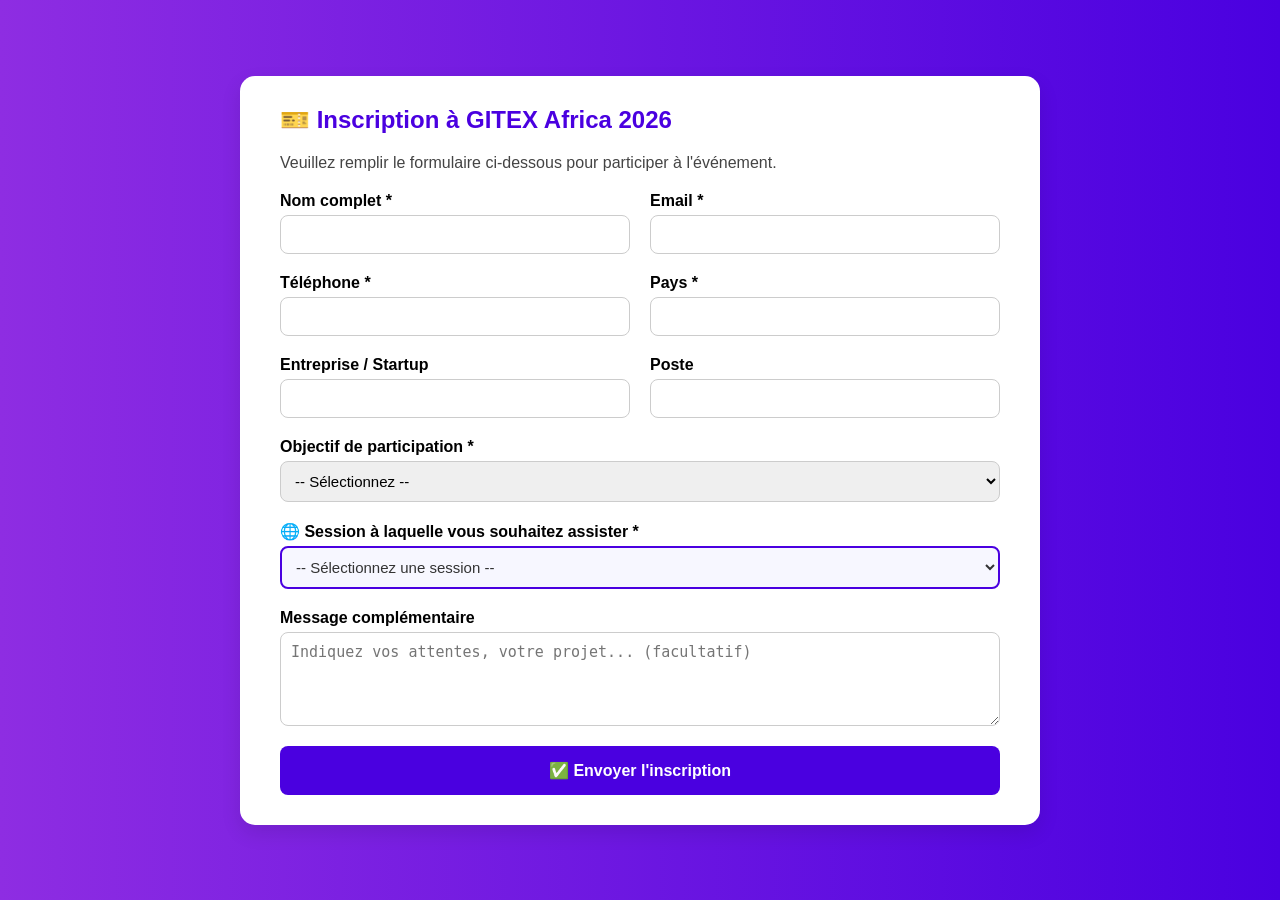
<file: about.html>
<!DOCTYPE html>
<html lang="fr">
<head>
  <meta charset="UTF-8" />
  <meta name="viewport" content="width=device-width, initial-scale=1.0"/>
  <title>INSCRIPTION GITEX AFRICA 2026</title>
  <link rel="stylesheet" href="style.css" />
  <script src="script.js"></script>
</head>
<body>
  <div class="form-container">
    <h2>🎫 Inscription à GITEX Africa 2026</h2>
    <p>Veuillez remplir le formulaire ci-dessous pour participer à l'événement.</p>

    <form id="gitexForm" action="traitement.php" method="POST">
      <div class="form-row">
        <div class="form-group">
          <label>Nom complet *</label>
          <input type="text" name="nom" required />
        </div>
        <div class="form-group">
          <label>Email *</label>
          <input type="email" name="email" required />
        </div>
      </div>

      <div class="form-row">
        <div class="form-group">
          <label>Téléphone *</label>
          <input type="tel" name="telephone" required />
        </div>
        <div class="form-group">
          <label>Pays *</label>
          <input type="text" name="pays" required />
        </div>
      </div>

      <div class="form-row">
        <div class="form-group">
          <label>Entreprise / Startup</label>
          <input type="text" name="entreprise" />
        </div>
        <div class="form-group">
          <label>Poste</label>
          <input type="text" name="poste" />
        </div>
      </div>

      <div class="form-group">
        <label>Objectif de participation *</label>
        <select name="objectif" required>
          <option value="">-- Sélectionnez --</option>
          <option value="visiteur">Visiter l'événement</option>
          <option value="exposant">Exposer une solution</option>
          <option value="investisseur">Chercher à investir</option>
          <option value="media">Média / Presse</option>
        </select>
      </div>

      <div class="form-group creative-select">
        <label>🌐 Session à laquelle vous souhaitez assister *</label>
        <select name="session" required>
          <option value="">-- Sélectionnez une session --</option>
          <option value="Cloud x IoT x Data">Cloud x IoT x Data</option>
          <option value="AI Everything">AI Everything</option>
          <option value="Cybersecurity">Cybersecurity</option>
          <option value="Digital Cities">Digital Cities</option>
          <option value="Future of Finance">Future of Finance</option>
          <option value="Telecoms / Network Infrastructure">Telecoms / Network Infrastructure</option>
          <option value="Sustainability">Sustainability</option>
          <option value="Digital Health">Digital Health</option>
          <option value="Mobility">Mobility</option>
          <option value="SportsTech">SportsTech</option>
          <option value="Data Centres">Data Centres</option>
          <option value="Edtech">Edtech</option>
        </select>
      </div>

      <div class="form-group">
        <label>Message complémentaire</label>
        <textarea name="message" rows="4" placeholder="Indiquez vos attentes, votre projet... (facultatif)"></textarea>
      </div>

      <button type="submit">✅ Envoyer l'inscription</button>
    </form>

    <p id="confirmation" class="hidden">Merci ! Votre inscription a bien été envoyée ✅</p>
  </div>
</body>
</html>
</file>
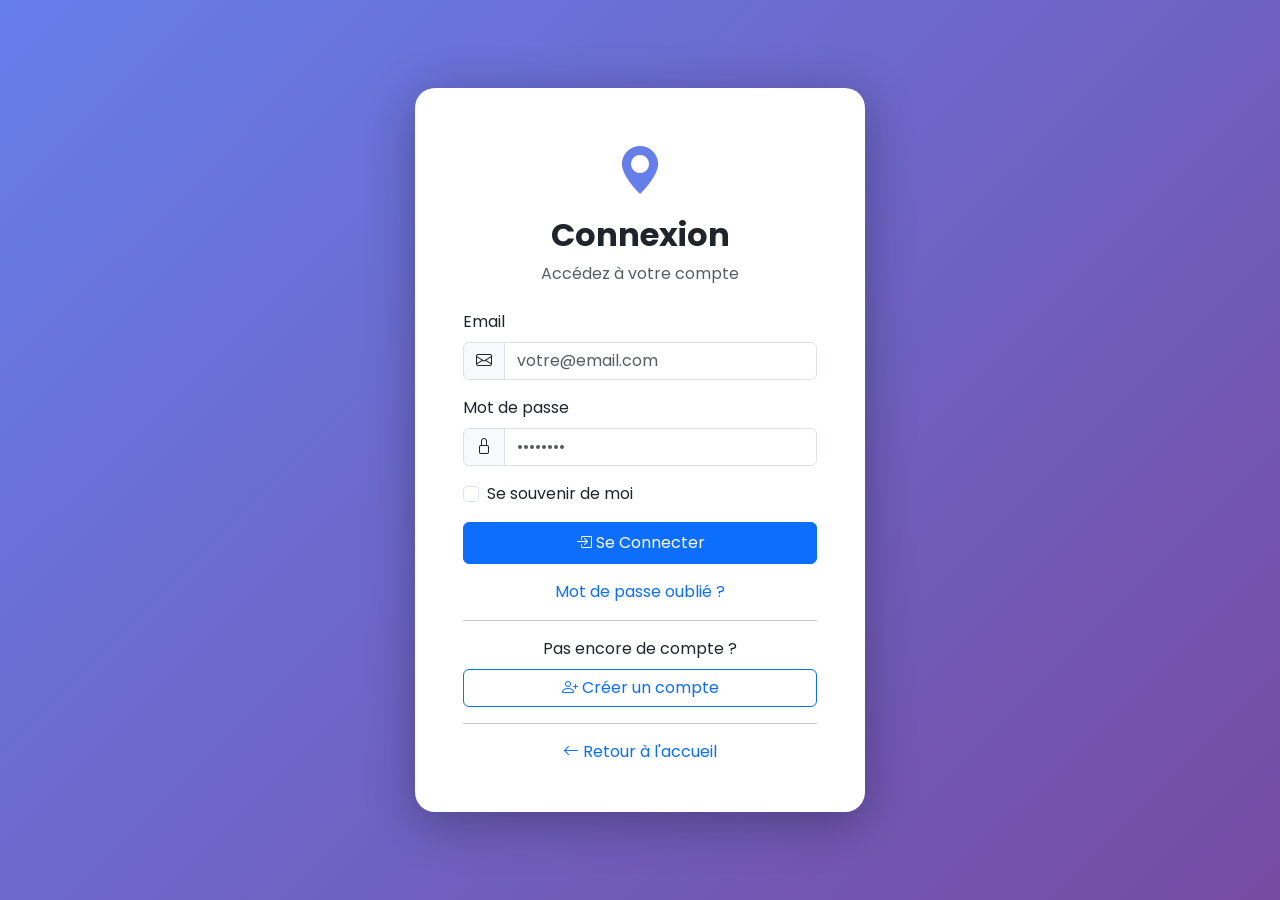
<file: frontend/html/login.html>
<!DOCTYPE html>
<html lang="fr">
<head>
    <meta charset="UTF-8">
    <meta name="viewport" content="width=device-width, initial-scale=1.0">
    <title>Connexion - HTM Transport</title>
    <link href="https://cdn.jsdelivr.net/npm/bootstrap@5.3.2/dist/css/bootstrap.min.css" rel="stylesheet">
    <link rel="stylesheet" href="https://cdn.jsdelivr.net/npm/bootstrap-icons@1.11.2/font/bootstrap-icons.css">
    <link href="https://fonts.googleapis.com/css2?family=Poppins:wght@300;400;500;600;700&display=swap" rel="stylesheet">
    <style>
        body {
            font-family: 'Poppins', sans-serif;
            background: linear-gradient(135deg, #667eea 0%, #764ba2 100%);
            min-height: 100vh;
            display: flex;
            align-items: center;
            justify-content: center;
        }
        .login-card {
            max-width: 450px;
            width: 100%;
            background: white;
            border-radius: 20px;
            box-shadow: 0 10px 50px rgba(0,0,0,0.3);
        }
    </style>
</head>
<body>
    <div class="container">
        <div class="login-card mx-auto">
            <div class="card-body p-5">
                <div class="text-center mb-4">
                    <i class="bi bi-geo-alt-fill" style="font-size: 3rem; color: #667eea;"></i>
                    <h2 class="fw-bold mt-2">Connexion</h2>
                    <p class="text-muted">Accédez à votre compte</p>
                </div>

                <form id="loginForm">
                    <div class="mb-3">
                        <label class="form-label">Email</label>
                        <div class="input-group">
                            <span class="input-group-text"><i class="bi bi-envelope"></i></span>
                            <input type="email" class="form-control" placeholder="votre@email.com" required>
                        </div>
                    </div>

                    <div class="mb-3">
                        <label class="form-label">Mot de passe</label>
                        <div class="input-group">
                            <span class="input-group-text"><i class="bi bi-lock"></i></span>
                            <input type="password" class="form-control" placeholder="••••••••" required>
                        </div>
                    </div>

                    <div class="mb-3 form-check">
                        <input type="checkbox" class="form-check-input" id="rememberMe">
                        <label class="form-check-label" for="rememberMe">Se souvenir de moi</label>
                    </div>

                    <button type="submit" class="btn btn-primary w-100 py-2 mb-3">
                        <i class="bi bi-box-arrow-in-right"></i> Se Connecter
                    </button>

                    <div class="text-center mb-3">
                        <a href="#" class="text-decoration-none">Mot de passe oublié ?</a>
                    </div>

                    <hr>

                    <div class="text-center">
                        <p class="mb-2">Pas encore de compte ?</p>
                        <a href="register.html" class="btn btn-outline-primary w-100">
                            <i class="bi bi-person-plus"></i> Créer un compte
                        </a>
                    </div>

                    <hr>

                    <div class="text-center">
                        <a href="index.html" class="text-decoration-none">
                            <i class="bi bi-arrow-left"></i> Retour à l'accueil
                        </a>
                    </div>
                </form>
            </div>
        </div>
    </div>

    <script src="https://cdn.jsdelivr.net/npm/bootstrap@5.3.2/dist/js/bootstrap.bundle.min.js"></script>
    <script>
        document.getElementById('loginForm').addEventListener('submit', function(e) {
            e.preventDefault();
            // Redirect to respective portals based on role
            // This will be handled by the backend
            alert('Fonctionnalité de connexion - À connecter avec le backend');
            // Example: window.location.href = '/client/dashboard';
        });
    </script>
</body>
</html>
</file>
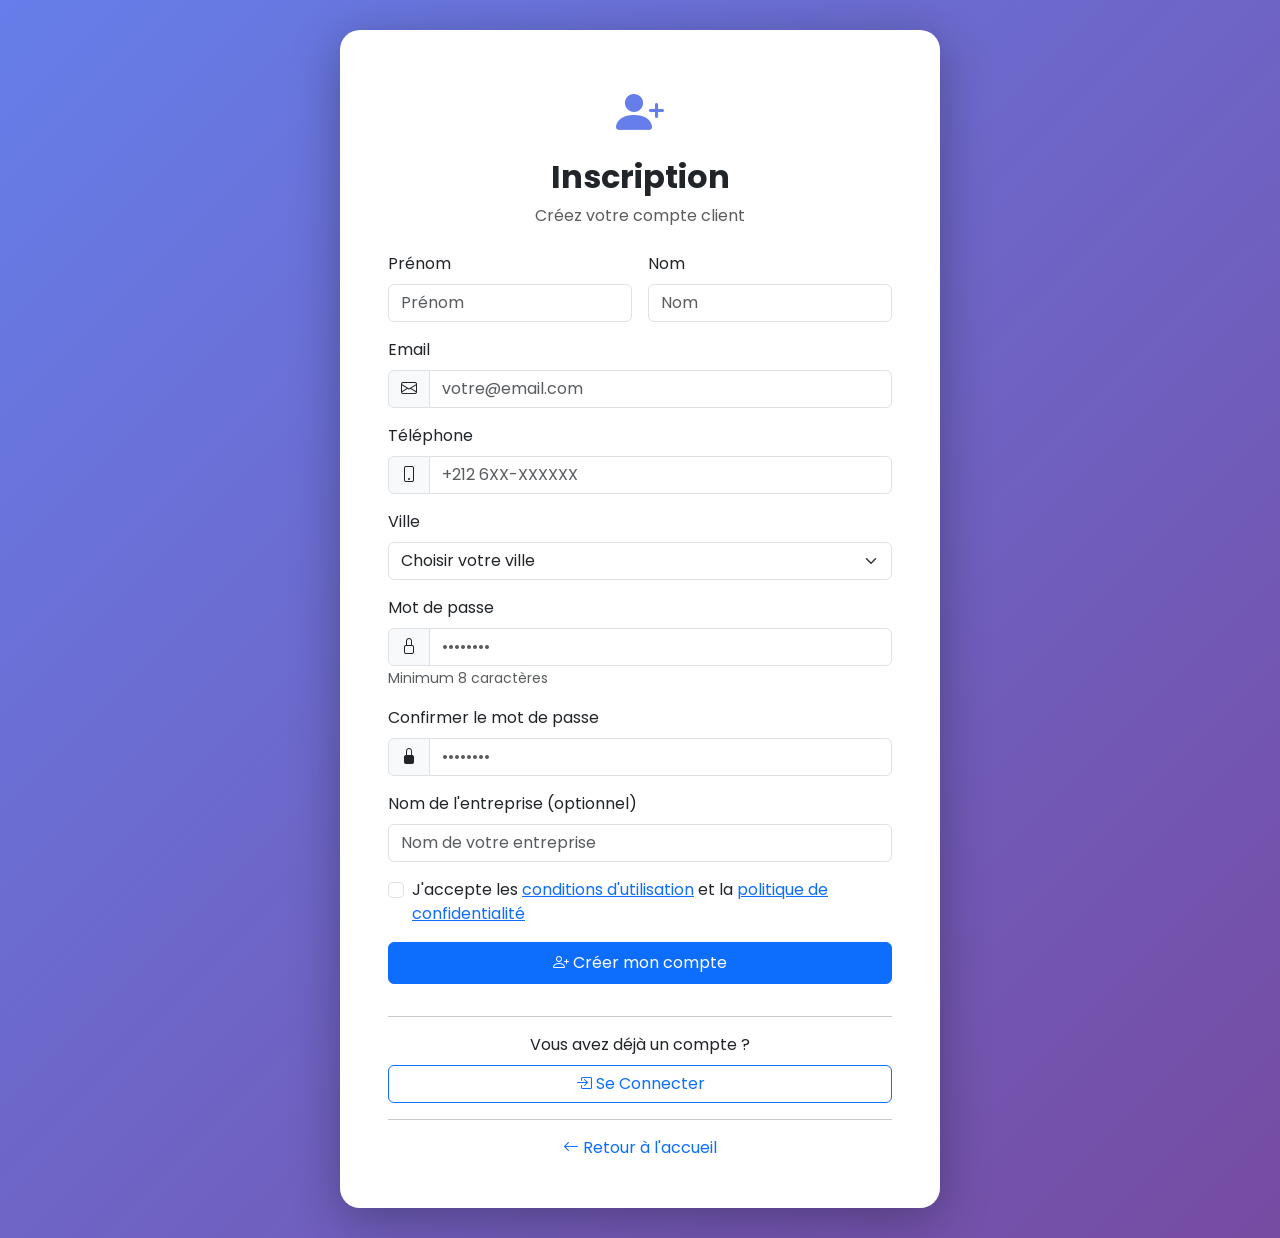
<file: frontend/html/register.html>
<!DOCTYPE html>
<html lang="fr">
<head>
    <meta charset="UTF-8">
    <meta name="viewport" content="width=device-width, initial-scale=1.0">
    <title>Inscription - HTM Transport</title>
    <link href="https://cdn.jsdelivr.net/npm/bootstrap@5.3.2/dist/css/bootstrap.min.css" rel="stylesheet">
    <link rel="stylesheet" href="https://cdn.jsdelivr.net/npm/bootstrap-icons@1.11.2/font/bootstrap-icons.css">
    <link href="https://fonts.googleapis.com/css2?family=Poppins:wght@300;400;500;600;700&display=swap" rel="stylesheet">
    <style>
        body {
            font-family: 'Poppins', sans-serif;
            background: linear-gradient(135deg, #667eea 0%, #764ba2 100%);
            min-height: 100vh;
            display: flex;
            align-items: center;
            justify-content: center;
            padding: 30px 0;
        }
        .register-card {
            max-width: 600px;
            width: 100%;
            background: white;
            border-radius: 20px;
            box-shadow: 0 10px 50px rgba(0,0,0,0.3);
        }
    </style>
</head>
<body>
    <div class="container">
        <div class="register-card mx-auto">
            <div class="card-body p-5">
                <div class="text-center mb-4">
                    <i class="bi bi-person-plus-fill" style="font-size: 3rem; color: #667eea;"></i>
                    <h2 class="fw-bold mt-2">Inscription</h2>
                    <p class="text-muted">Créez votre compte client</p>
                </div>

                <form id="registerForm">
                    <div class="row g-3">
                        <div class="col-md-6">
                            <label class="form-label">Prénom</label>
                            <input type="text" class="form-control" placeholder="Prénom" required>
                        </div>
                        <div class="col-md-6">
                            <label class="form-label">Nom</label>
                            <input type="text" class="form-control" placeholder="Nom" required>
                        </div>
                    </div>

                    <div class="mb-3 mt-3">
                        <label class="form-label">Email</label>
                        <div class="input-group">
                            <span class="input-group-text"><i class="bi bi-envelope"></i></span>
                            <input type="email" class="form-control" placeholder="votre@email.com" required>
                        </div>
                    </div>

                    <div class="mb-3">
                        <label class="form-label">Téléphone</label>
                        <div class="input-group">
                            <span class="input-group-text"><i class="bi bi-phone"></i></span>
                            <input type="tel" class="form-control" placeholder="+212 6XX-XXXXXX" required>
                        </div>
                    </div>

                    <div class="mb-3">
                        <label class="form-label">Ville</label>
                        <select class="form-select" required>
                            <option value="">Choisir votre ville</option>
                            <option>Casablanca</option>
                            <option>Rabat</option>
                            <option>Tanger</option>
                            <option>Marrakech</option>
                            <option>Agadir</option>
                            <option>Al Hoceima</option>
                            <option>Dakhla</option>
                            <option>Nador</option>
                            <option>Fès</option>
                            <option>Ouarzazate</option>
                        </select>
                    </div>

                    <div class="mb-3">
                        <label class="form-label">Mot de passe</label>
                        <div class="input-group">
                            <span class="input-group-text"><i class="bi bi-lock"></i></span>
                            <input type="password" class="form-control" placeholder="••••••••" required minlength="8">
                        </div>
                        <small class="text-muted">Minimum 8 caractères</small>
                    </div>

                    <div class="mb-3">
                        <label class="form-label">Confirmer le mot de passe</label>
                        <div class="input-group">
                            <span class="input-group-text"><i class="bi bi-lock-fill"></i></span>
                            <input type="password" class="form-control" placeholder="••••••••" required minlength="8">
                        </div>
                    </div>

                    <div class="mb-3">
                        <label class="form-label">Nom de l'entreprise (optionnel)</label>
                        <input type="text" class="form-control" placeholder="Nom de votre entreprise">
                    </div>

                    <div class="mb-3 form-check">
                        <input type="checkbox" class="form-check-input" id="acceptTerms" required>
                        <label class="form-check-label" for="acceptTerms">
                            J'accepte les <a href="#">conditions d'utilisation</a> et la <a href="#">politique de confidentialité</a>
                        </label>
                    </div>

                    <button type="submit" class="btn btn-primary w-100 py-2 mb-3">
                        <i class="bi bi-person-plus"></i> Créer mon compte
                    </button>

                    <hr>

                    <div class="text-center">
                        <p class="mb-2">Vous avez déjà un compte ?</p>
                        <a href="login.html" class="btn btn-outline-primary w-100">
                            <i class="bi bi-box-arrow-in-right"></i> Se Connecter
                        </a>
                    </div>

                    <hr>

                    <div class="text-center">
                        <a href="index.html" class="text-decoration-none">
                            <i class="bi bi-arrow-left"></i> Retour à l'accueil
                        </a>
                    </div>
                </form>
            </div>
        </div>
    </div>

    <script src="https://cdn.jsdelivr.net/npm/bootstrap@5.3.2/dist/js/bootstrap.bundle.min.js"></script>
    <script>
        document.getElementById('registerForm').addEventListener('submit', function(e) {
            e.preventDefault();
            // Handle registration
            alert('Inscription réussie ! Vous pouvez maintenant vous connecter.');
            window.location.href = 'login.html';
        });
    </script>
</body>
</html>
</file>
<file: style.css>
* {
  box-sizing: border-box;
  margin: 0;
  padding: 0;
}

body {
  font-family: "Segoe UI", sans-serif;
  background: linear-gradient(to right, #8e2de2, #4a00e0);
  min-height: 100vh;
  display: flex;
  justify-content: center;
  align-items: center;
  padding: 30px;
}

.form-container {
  background: #ffffff;
  padding: 30px 40px;
  border-radius: 15px;
  width: 100%;
  max-width: 800px;
  box-shadow: 0 8px 20px rgba(0, 0, 0, 0.1);
}

h2 {
  margin-bottom: 10px;
  color: #4a00e0;
}

p {
  margin-bottom: 20px;
  color: #444;
}

.form-row {
  display: flex;
  gap: 20px;
  flex-wrap: wrap;
}

.form-group {
  flex: 1;
  margin-bottom: 20px;
  display: flex;
  flex-direction: column;
}

label {
  font-weight: 600;
  margin-bottom: 5px;
}

input, select, textarea {
  padding: 10px;
  border-radius: 8px;
  border: 1px solid #ccc;
  font-size: 15px;
}

button {
  width: 100%;
  padding: 15px;
  background: #4a00e0;
  color: white;
  font-weight: bold;
  border: none;
  border-radius: 8px;
  font-size: 16px;
  cursor: pointer;
  transition: background 0.3s ease;
}

button:hover {
  background: #3600b3;
}

#confirmation {
  margin-top: 20px;
  color: green;
  font-weight: bold;
  text-align: center;
}

.hidden {
  display: none;
}

/* Creative select style */
.creative-select select {
  background-color: #f7f7ff;
  border: 2px solid #4a00e0;
  color: #333;
  font-weight: 500;
  transition: 0.3s ease;
}

.creative-select select:focus {
  border-color: #8e2de2;
  outline: none;
  box-shadow: 0 0 8px rgba(78, 0, 255, 0.3);
}

.creative-select option {
  padding: 10px;
  background-color: #fff;
  color: #222;
}
.error {
  border: 2px solid red !important;
  background-color: #ffe5e5;
}
/* CSS pour la page de bienvenue */
body {
  font-family: Arial, sans-serif;
  background-color: #f7f7f7;
  margin: 0;
  padding: 0;
}

.welcome-container {
  width: 100%;
  max-width: 600px;
  margin: 50px auto;
  padding: 20px;
  background-color: #fff;
  border-radius: 8px;
  box-shadow: 0 2px 10px rgba(0, 0, 0, 0.1);
  text-align: center;
}

h1 {
  color: #28a745;
}

p {
  font-size: 16px;
  margin-top: 20px;
}

.btn-back {
  display: inline-block;
  margin-top: 30px;
  padding: 10px 20px;
  background-color: #007bff;
  color: #fff;
  text-decoration: none;
  border-radius: 5px;
}

.btn-back:hover {
  background-color: #0056b3;
}
</file>
